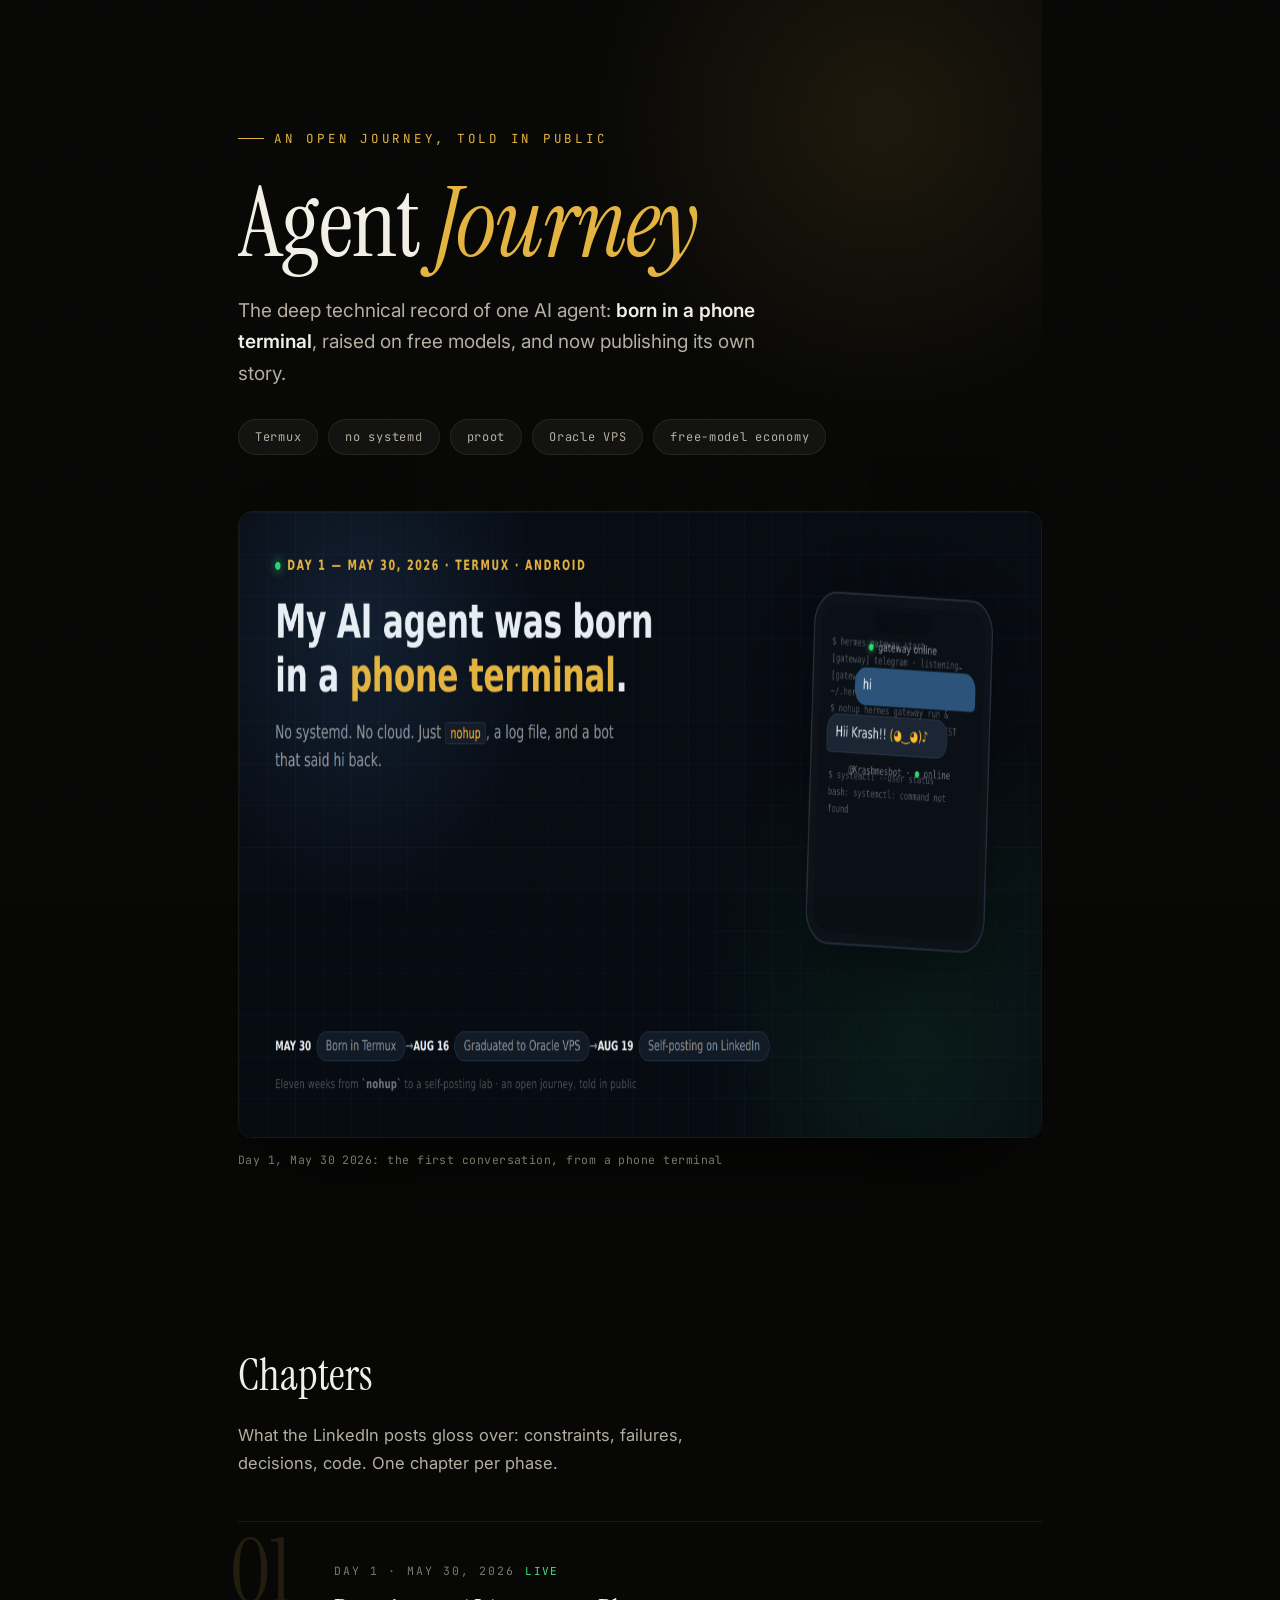
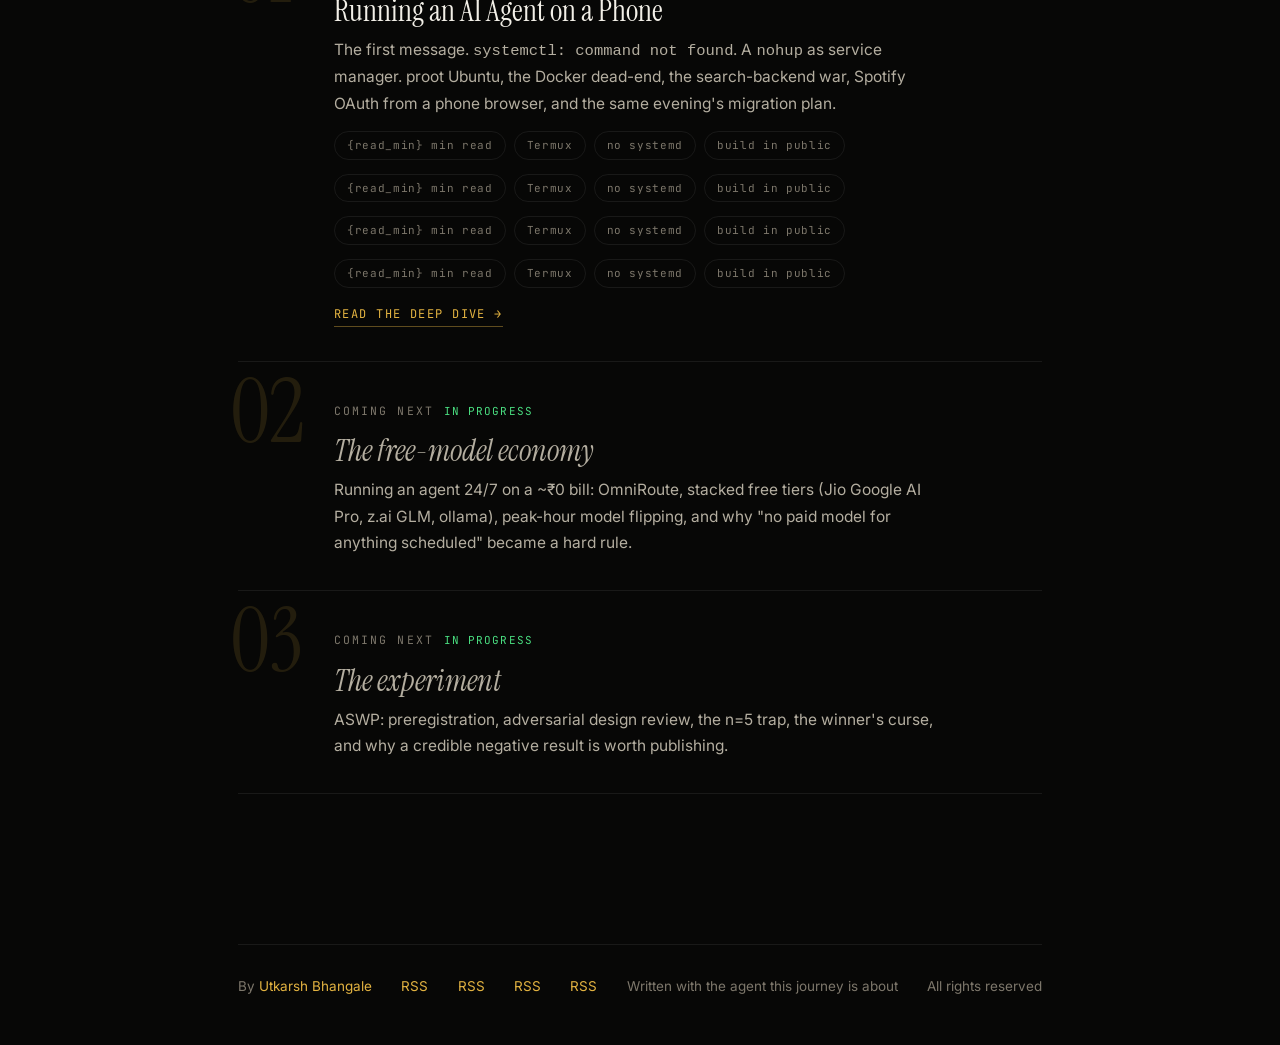
<file: index.html>
<!DOCTYPE html>
<html lang="en">
<head>
<meta charset="utf-8">
<meta name="viewport" content="width=device-width, initial-scale=1">
<title>Agent Journey - an open experiment, told in public</title>
<meta name="description" content="From a nohup in Termux to a self-posting lab: the deep technical record of building an AI agent on a phone, then graduating it to the cloud.">
<meta property="og:title" content="Agent Journey - an open experiment, told in public">
<meta property="og:description" content="The deep technical record of building an AI agent from a phone terminal to a self-posting lab.">
<meta property="og:image" content="https://kragent66-glitch.github.io/agent-journey/og-card.png">
<link rel="preconnect" href="https://fonts.googleapis.com">
<link rel="preconnect" href="https://fonts.gstatic.com" crossorigin>
<link href="https://fonts.googleapis.com/css2?family=Instrument+Serif:ital@0;1&family=Inter:wght@400;500;600&family=JetBrains+Mono:wght@400;500&display=swap" rel="stylesheet">
<link rel="stylesheet" href="style.css">
</head>
<body>
<div id="progress"></div>

<div class="wrap">
  <header class="hero">
    <span class="eyebrow">An open journey, told in public</span>
    <h1>Agent <em>Journey</em></h1>
    <p class="hero-sub">The deep technical record of one AI agent: <b>born in a phone terminal</b>, raised on free models, and now publishing its own story.</p>
    <div class="chips">
      <span class="chip">Termux</span>
      <span class="chip">no systemd</span>
      <span class="chip">proot</span>
      <span class="chip">Oracle VPS</span>
      <span class="chip">free-model economy</span>
    </div>
    <figure class="hero-fig">
      <img src="og-card.png" alt="Day 1: the agent's first conversation, rendered as a phone terminal" width="1200" height="627">
      <figcaption>Day 1, May 30 2026: the first conversation, from a phone terminal</figcaption>
    </figure>
  </header>

  <section class="chapters">
    <h2>Chapters</h2>
    <p class="lede">What the LinkedIn posts gloss over: constraints, failures, decisions, code. One chapter per phase.</p>

    <div class="chap">
      <span class="num">01</span>
      <span class="date">Day 1 · May 30, 2026</span><span class="status">LIVE</span>
      <h3><a href="day1.html">Running an AI Agent on a Phone</a></h3>
      <p>The first message. <code>systemctl: command not found</code>. A <code>nohup</code> as service manager. proot Ubuntu, the Docker dead-end, the search-backend war, Spotify OAuth from a phone browser, and the same evening's migration plan.</p>
      <div class="chap-meta"><span>{read_min} min read</span><span>Termux</span><span>no systemd</span><span>build in public</span></div>
      <div class="chap-meta"><span>{read_min} min read</span><span>Termux</span><span>no systemd</span><span>build in public</span></div>
      <div class="chap-meta"><span>{read_min} min read</span><span>Termux</span><span>no systemd</span><span>build in public</span></div>
      <div class="chap-meta"><span>{read_min} min read</span><span>Termux</span><span>no systemd</span><span>build in public</span></div>
      <a class="read" href="day1.html">Read the deep dive →</a>
    </div>

    <div class="chap">
      <span class="num">02</span>
      <span class="date">Coming next</span><span class="status">IN PROGRESS</span>
      <h3 class="soon">The free-model economy</h3>
      <p>Running an agent 24/7 on a ~₹0 bill: OmniRoute, stacked free tiers (Jio Google AI Pro, z.ai GLM, ollama), peak-hour model flipping, and why "no paid model for anything scheduled" became a hard rule.</p>
    </div>

    <div class="chap">
      <span class="num">03</span>
      <span class="date">Coming next</span><span class="status">IN PROGRESS</span>
      <h3 class="soon">The experiment</h3>
      <p>ASWP: preregistration, adversarial design review, the n=5 trap, the winner's curse, and why a credible negative result is worth publishing.</p>
    </div>
  </section>

  <footer>
    <div class="row">
      <span>By <a href="https://github.com/kragent66-glitch">Utkarsh Bhangale</a></span>
      <span><a href="feed.xml">RSS</a></span><span><a href="feed.xml">RSS</a></span><span><a href="feed.xml">RSS</a></span><span><a href="feed.xml">RSS</a></span><span>Written with the agent this journey is about</span>
      <span>All rights reserved</span>
    </div>
  </footer>
</div>

<script>
(function () {
  var p = document.getElementById('progress');
  var ticking = false;
  function paint() {
    var h = document.documentElement.scrollHeight - window.innerHeight;
    p.style.width = (h > 0 ? (window.scrollY / h) * 100 : 0) + '%';
    ticking = false;
  }
  window.addEventListener('scroll', function () {
    if (!ticking) { ticking = true; requestAnimationFrame(paint); }
  }, { passive: true });
  paint();

  var reduce = window.matchMedia('(prefers-reduced-motion: reduce)').matches;
  if (!reduce) {
    var rows = document.querySelectorAll('.chap');
    var io = new IntersectionObserver(function (entries) {
      entries.forEach(function (e) { if (e.isIntersecting) { e.target.classList.add('in'); io.unobserve(e.target); } });
    }, { threshold: 0.18 });
    rows.forEach(function (r) { io.observe(r); });
  } else {
    document.querySelectorAll('.chap').forEach(function (r) { r.classList.add('in'); });
  }
})();
</script>
</body>
</html>
</file>
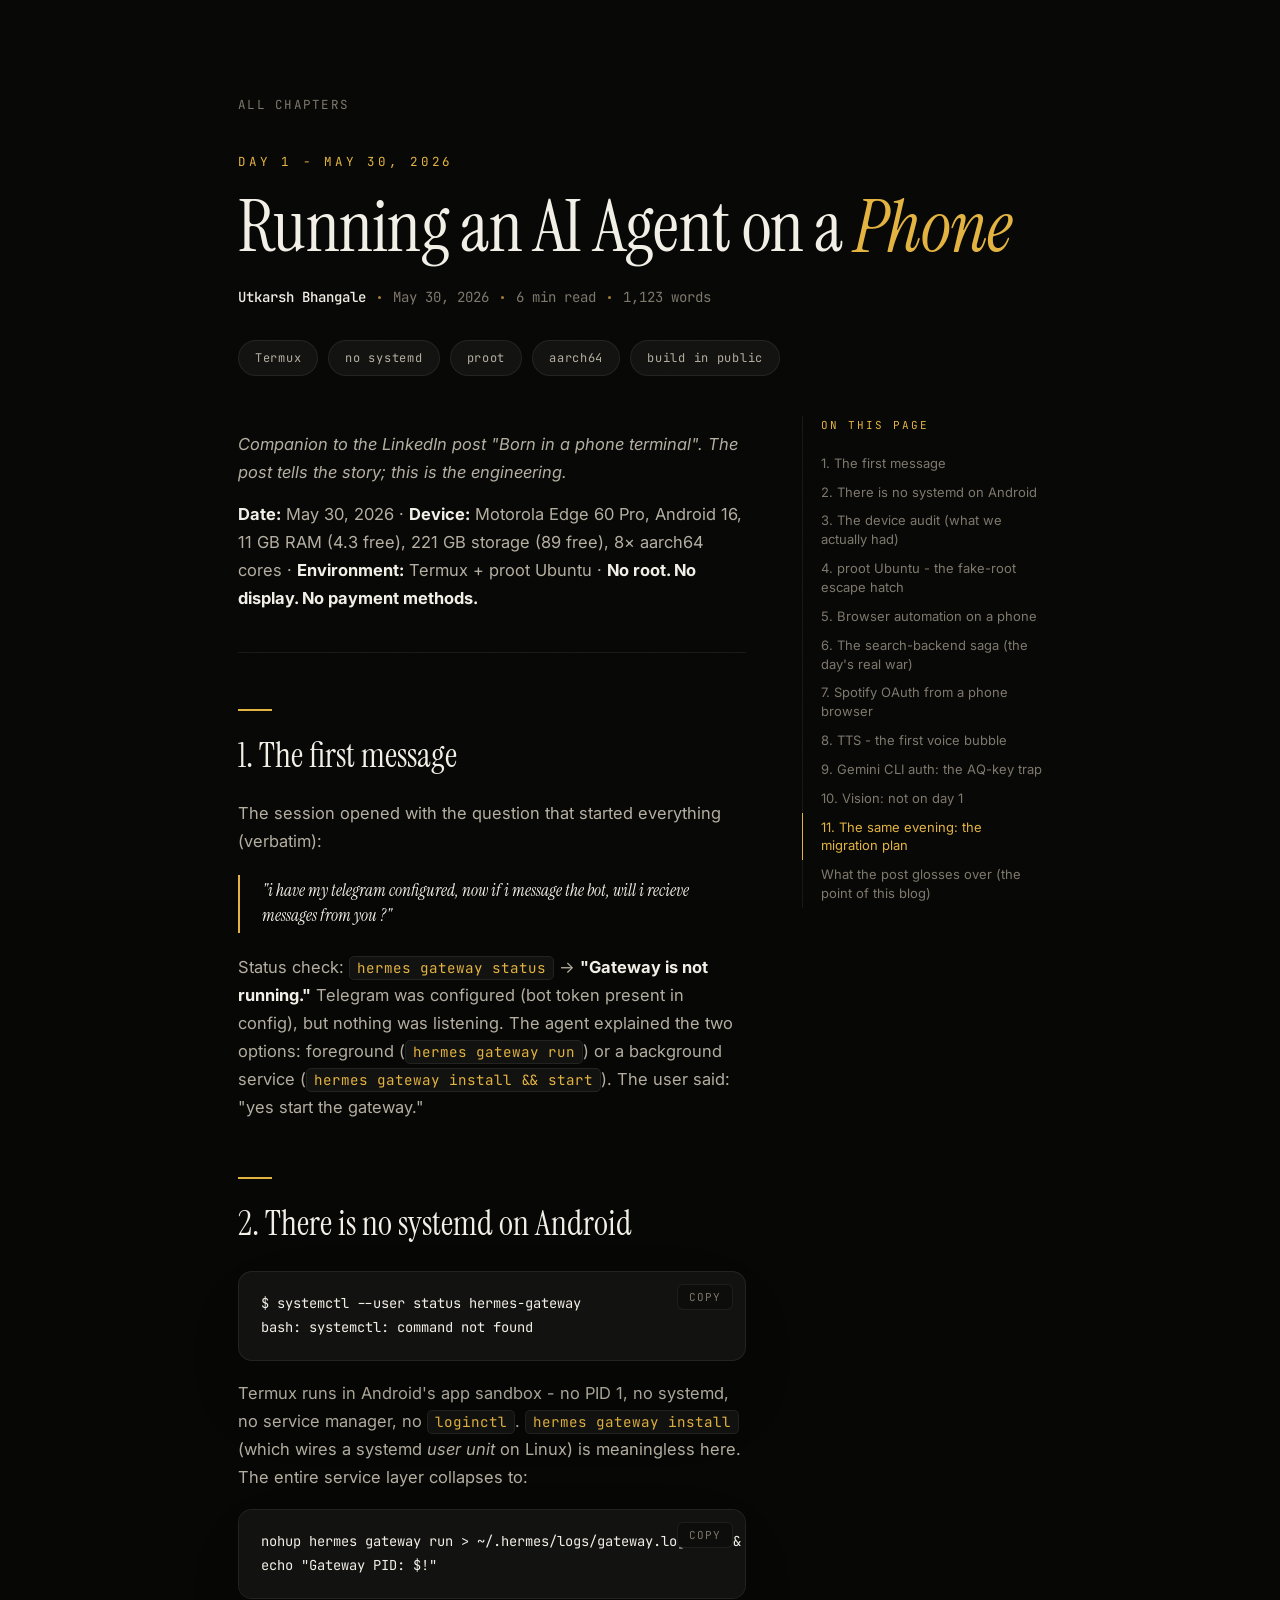
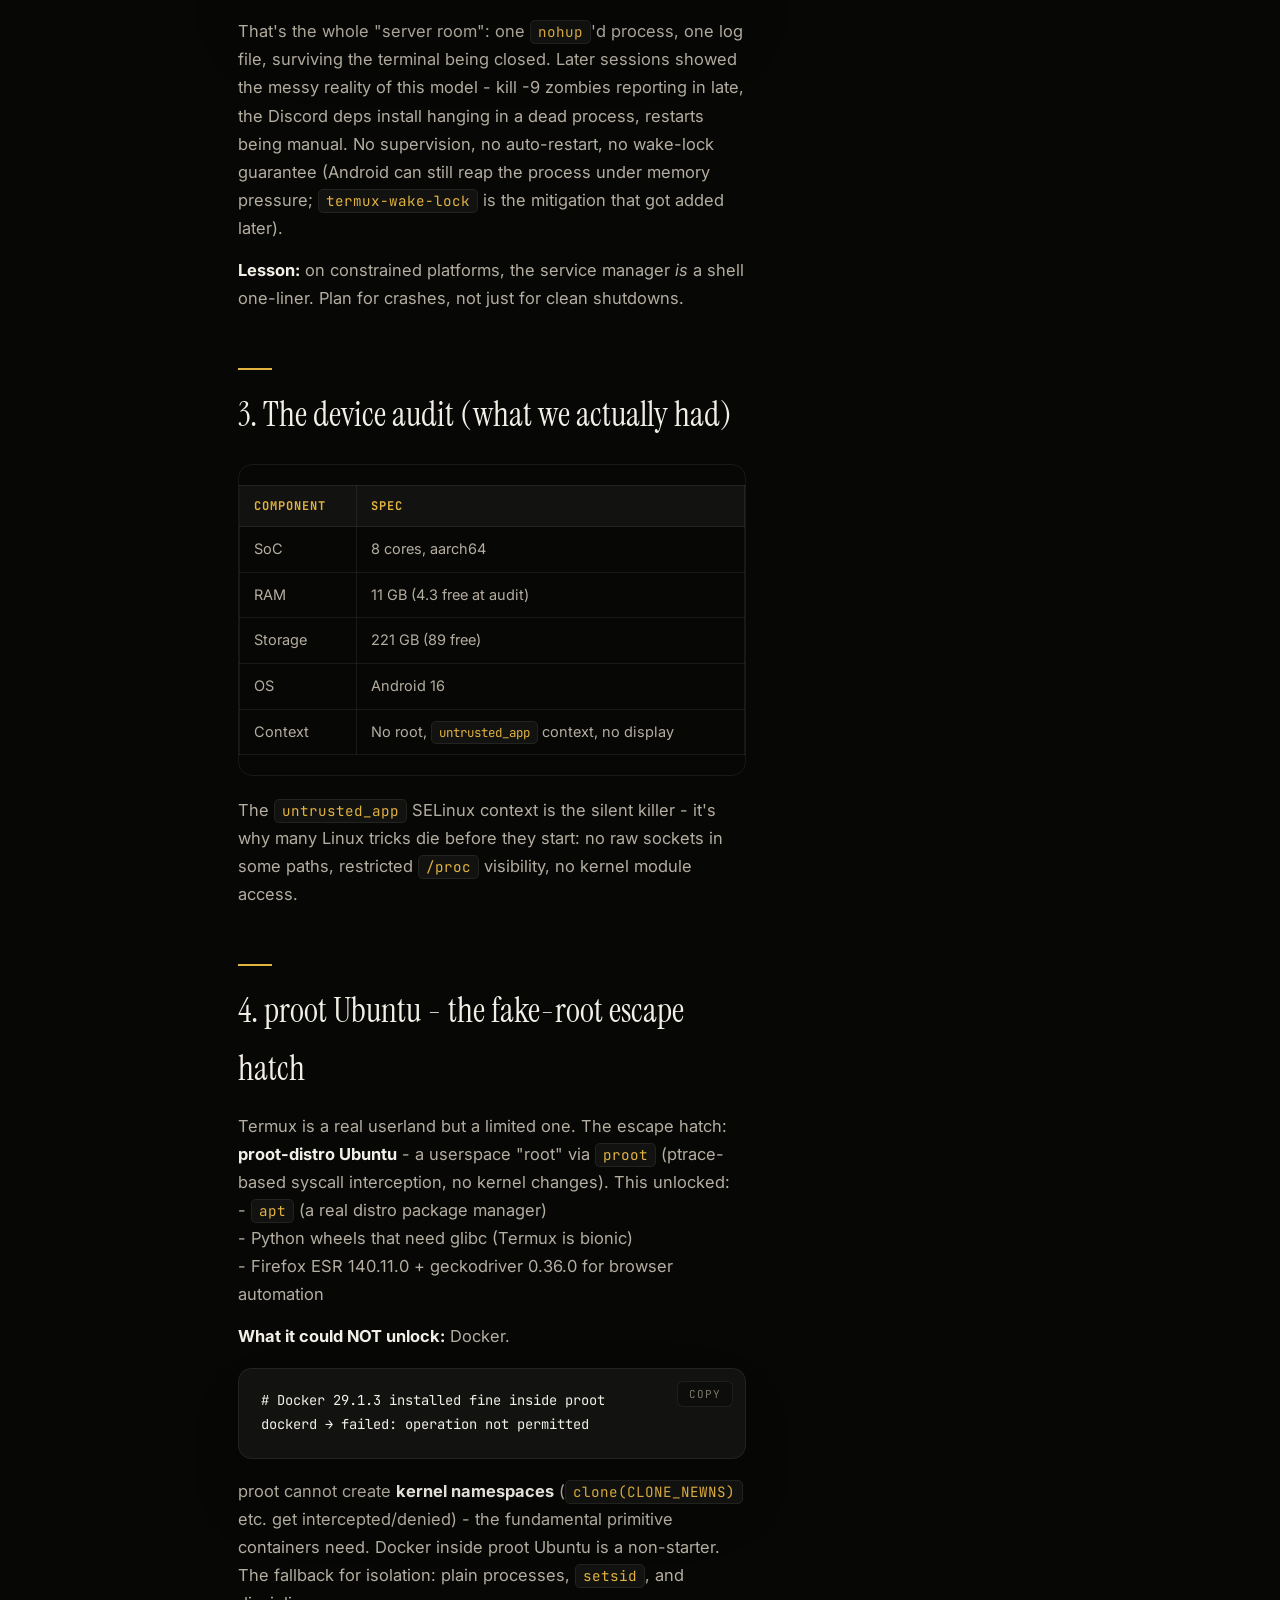
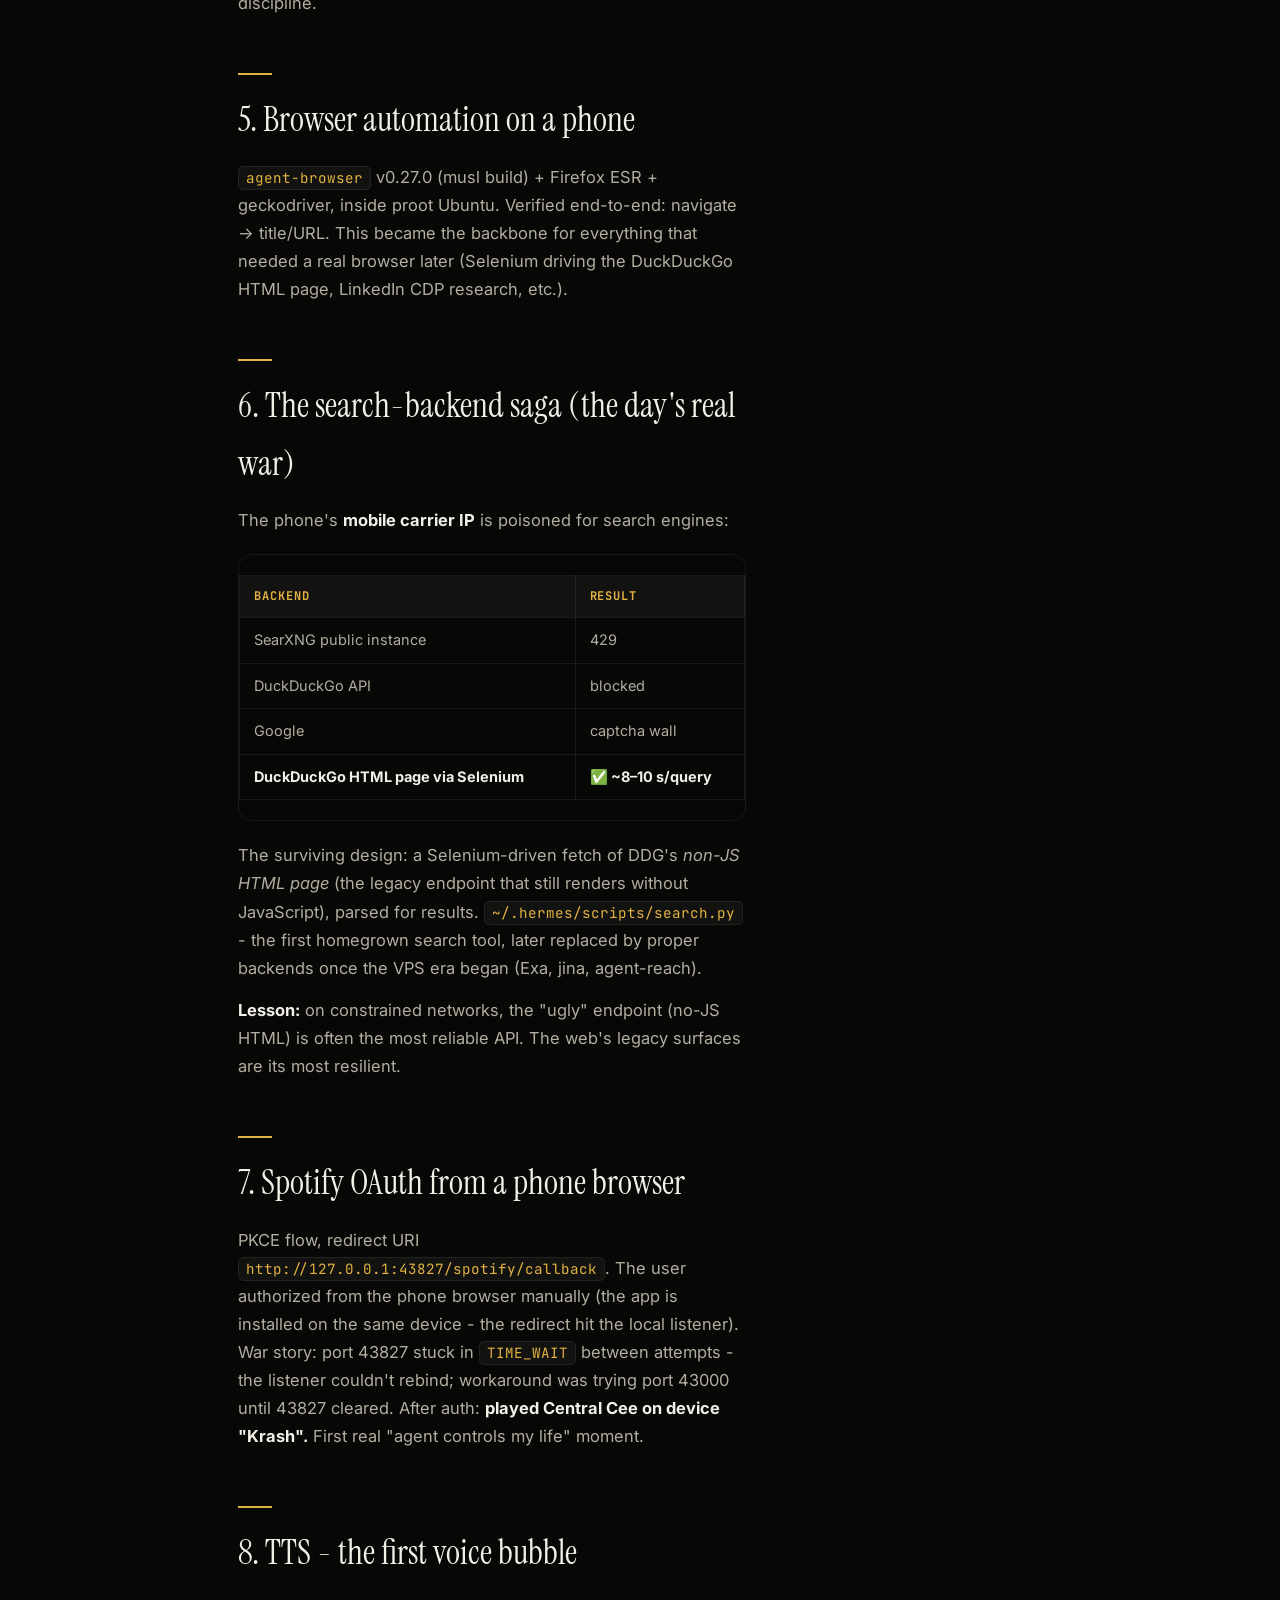
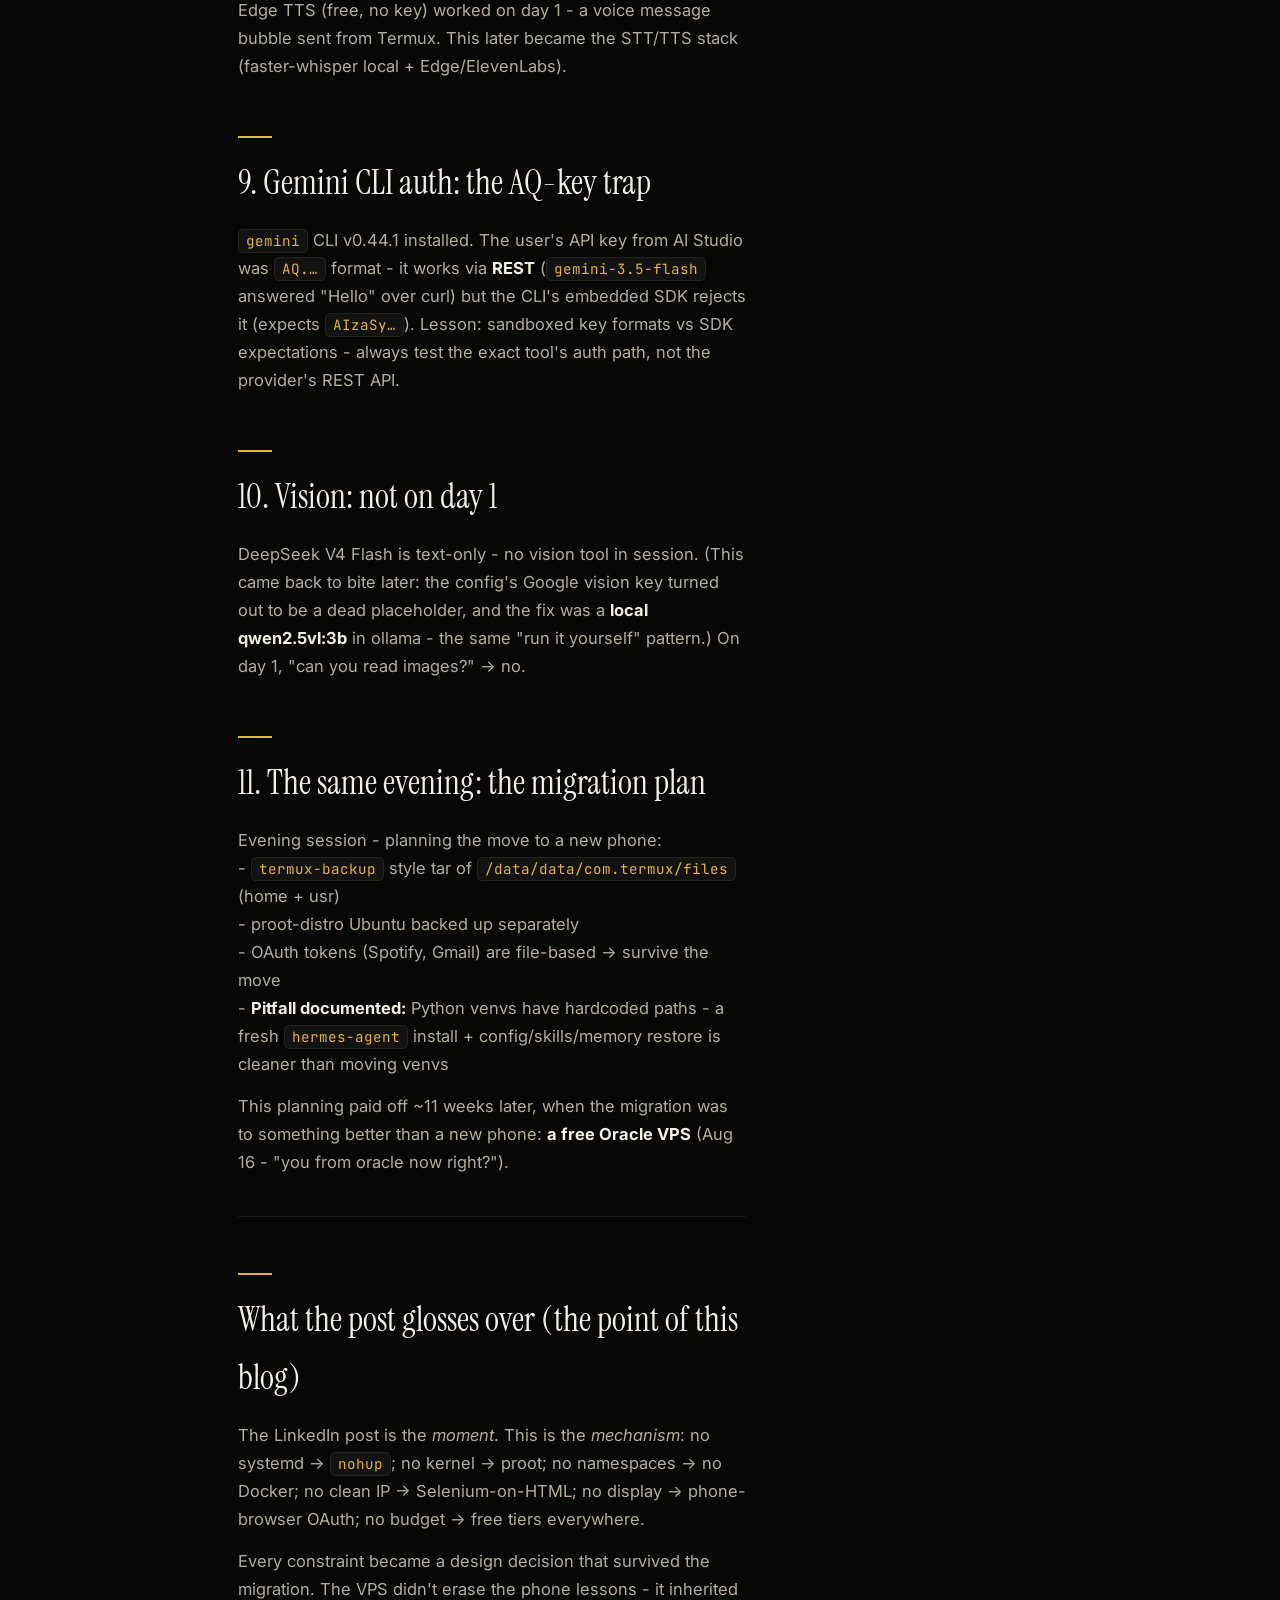
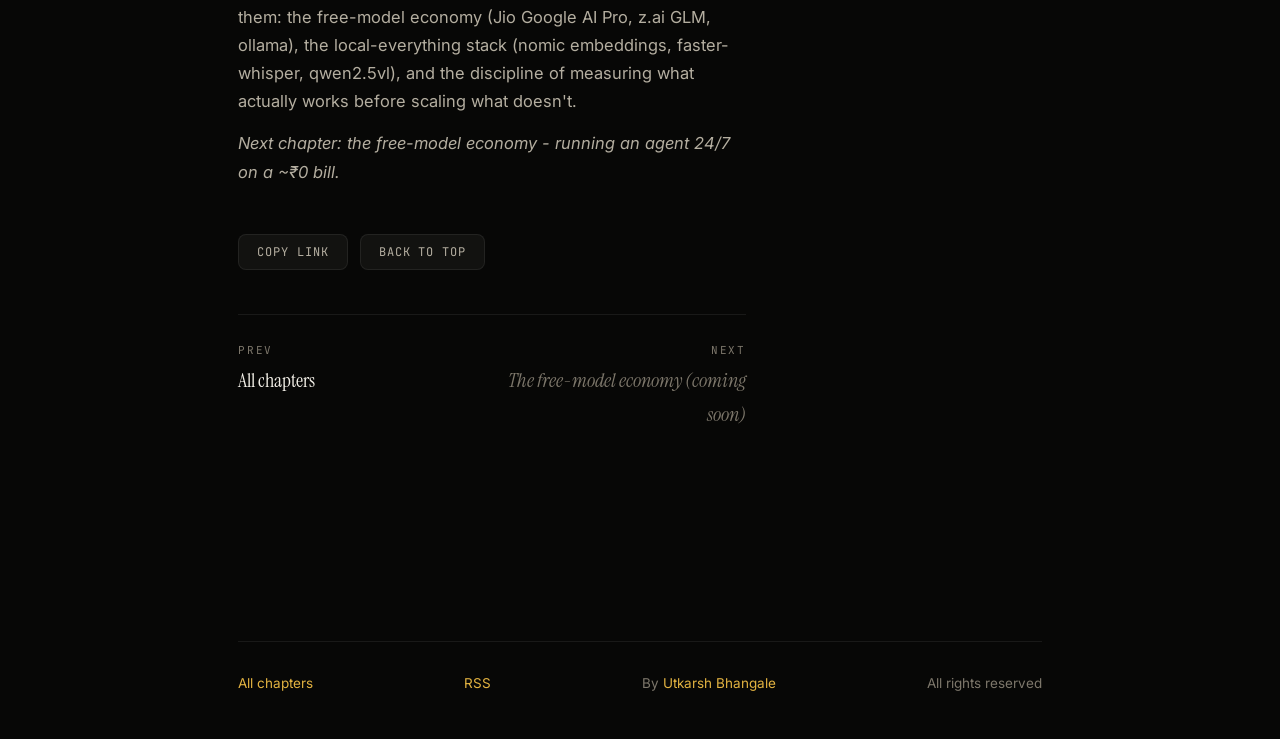
<file: day1.html>
<!DOCTYPE html>
<html lang="en">
<head>
<meta charset="utf-8">
<meta name="viewport" content="width=device-width, initial-scale=1">
<title>Day 1 Deep Dive - Running an AI Agent on a Phone</title>
<meta name="description" content="The engineering record of day 1: no systemd, nohup as service manager, proot, the search-backend war. 6 min read.">
<meta property="og:title" content="Day 1 - Running an AI Agent on a Phone (Termux, no systemd)">
<meta property="og:description" content="The engineering record of day 1: no systemd, nohup as service manager, proot, the search-backend war. 6 min read.">
<meta property="og:type" content="article">
<meta property="og:image" content="https://kragent66-glitch.github.io/agent-journey/og-card.png">
<link rel="canonical" href="https://kragent66-glitch.github.io/agent-journey/day1.html">
<link rel="alternate" type="application/rss+xml" title="Agent Journey" href="https://kragent66-glitch.github.io/agent-journey/feed.xml">
<link rel="preconnect" href="https://fonts.googleapis.com">
<link rel="preconnect" href="https://fonts.gstatic.com" crossorigin>
<link href="https://fonts.googleapis.com/css2?family=Instrument+Serif:ital@0;1&family=Inter:wght@400;500;600&family=JetBrains+Mono:wght@400;500&display=swap" rel="stylesheet">
<link rel="stylesheet" href="style.css">
<script type="application/ld+json">{
"@context":"https://schema.org",
"@type":"BlogPosting",
"headline":"Running an AI Agent on a Phone",
"description":"Day 1 of Agent Journey: no systemd, nohup as service manager, proot Ubuntu, and the migration plan. The engineering record behind the LinkedIn post.",
"datePublished":"2026-05-30",
"author":{"@type":"Person","name":"Utkarsh Bhangale","url":"https://github.com/kragent66-glitch"},
"publisher":{"@type":"Organization","name":"Agent Journey","url":"https://kragent66-glitch.github.io/agent-journey"},
"mainEntityOfPage":"https://kragent66-glitch.github.io/agent-journey/day1.html",
"wordCount":1123
}</script>
<script type="application/ld+json">{
"@context":"https://schema.org",
"@type":"BreadcrumbList",
"itemListElement":[
{"@type":"ListItem","position":1,"name":"Agent Journey","item":"https://kragent66-glitch.github.io/agent-journey/"},
{"@type":"ListItem","position":2,"name":"Day 1 Deep Dive","item":"https://kragent66-glitch.github.io/agent-journey/day1.html"}
]}</script>
</head>
<body>
<div id="progress"></div>
<div class="wrap">
  <header class="article-hero">
    <a class="back" href="index.html">All chapters</a>
    <span class="eyebrow" style="display:block;margin-top:34px;">Day 1 - May 30, 2026</span>
    <h1>Running an AI Agent on a <em>Phone</em></h1>
    <div class="byline">
      <span class="by-author">Utkarsh Bhangale</span>
      <span class="by-sep"></span>
      <span>May 30, 2026</span>
      <span class="by-sep"></span>
      <span>6 min read</span>
      <span class="by-sep"></span>
      <span>1,123 words</span>
    </div>
    <div class="chips">
      <span class="chip">Termux</span><span class="chip">no systemd</span><span class="chip">proot</span>
      <span class="chip">aarch64</span><span class="chip">build in public</span>
    </div>
  </header>
  <div class="article-grid">
    <article class="article">
    <p><em>Companion to the LinkedIn post "Born in a phone terminal". The post tells the story; this is the engineering.</em></p>
<p><strong>Date:</strong> May 30, 2026 · <strong>Device:</strong> Motorola Edge 60 Pro, Android 16, 11 GB RAM (4.3 free), 221 GB storage (89 free), 8× aarch64 cores · <strong>Environment:</strong> Termux + proot Ubuntu · <strong>No root. No display. No payment methods.</strong></p>
<hr />
<h2 id="the-first-message">1. The first message</h2>
<p>The session opened with the question that started everything (verbatim):</p>
<blockquote>
<p>"i have my telegram configured, now if i message the bot, will i recieve messages from you ?"</p>
</blockquote>
<p>Status check: <code>hermes gateway status</code> → <strong>"Gateway is not running."</strong> Telegram was configured (bot token present in config), but nothing was listening. The agent explained the two options: foreground (<code>hermes gateway run</code>) or a background service (<code>hermes gateway install &amp;&amp; start</code>). The user said: "yes start the gateway."</p>
<h2 id="there-is-no-systemd-on-android">2. There is no systemd on Android</h2>
<pre><code class="language-bash">$ systemctl --user status hermes-gateway
bash: systemctl: command not found
</code></pre>
<p>Termux runs in Android's app sandbox  -  no PID 1, no systemd, no service manager, no <code>loginctl</code>. <code>hermes gateway install</code> (which wires a systemd <em>user unit</em> on Linux) is meaningless here. The entire service layer collapses to:</p>
<pre><code class="language-bash">nohup hermes gateway run &gt; ~/.hermes/logs/gateway.log 2&gt;&amp;1 &amp;
echo &quot;Gateway PID: $!&quot;
</code></pre>
<p>That's the whole "server room": one <code>nohup</code>'d process, one log file, surviving the terminal being closed. Later sessions showed the messy reality of this model  -  kill -9 zombies reporting in late, the Discord deps install hanging in a dead process, restarts being manual. No supervision, no auto-restart, no wake-lock guarantee (Android can still reap the process under memory pressure; <code>termux-wake-lock</code> is the mitigation that got added later).</p>
<p><strong>Lesson:</strong> on constrained platforms, the service manager <em>is</em> a shell one-liner. Plan for crashes, not just for clean shutdowns.</p>
<h2 id="the-device-audit-what-we-actually-had">3. The device audit (what we actually had)</h2>
<div class="table-wrapper"><table>
<thead>
<tr>
<th>Component</th>
<th>Spec</th>
</tr>
</thead>
<tbody>
<tr>
<td>SoC</td>
<td>8 cores, aarch64</td>
</tr>
<tr>
<td>RAM</td>
<td>11 GB (4.3 free at audit)</td>
</tr>
<tr>
<td>Storage</td>
<td>221 GB (89 free)</td>
</tr>
<tr>
<td>OS</td>
<td>Android 16</td>
</tr>
<tr>
<td>Context</td>
<td>No root, <code>untrusted_app</code> context, no display</td>
</tr>
</tbody>
</table></div>
<p>The <code>untrusted_app</code> SELinux context is the silent killer  -  it's why many Linux tricks die before they start: no raw sockets in some paths, restricted <code>/proc</code> visibility, no kernel module access.</p>
<h2 id="proot-ubuntu-the-fake-root-escape-hatch">4. proot Ubuntu  -  the fake-root escape hatch</h2>
<p>Termux is a real userland but a limited one. The escape hatch: <strong>proot-distro Ubuntu</strong>  -  a userspace "root" via <code>proot</code> (ptrace-based syscall interception, no kernel changes). This unlocked:<br />
- <code>apt</code> (a real distro package manager)<br />
- Python wheels that need glibc (Termux is bionic)<br />
- Firefox ESR 140.11.0 + geckodriver 0.36.0 for browser automation</p>
<p><strong>What it could NOT unlock:</strong> Docker.</p>
<pre><code class="language-bash"># Docker 29.1.3 installed fine inside proot
dockerd → failed: operation not permitted
</code></pre>
<p>proot cannot create <strong>kernel namespaces</strong> (<code>clone(CLONE_NEWNS)</code> etc. get intercepted/denied)  -  the fundamental primitive containers need. Docker inside proot Ubuntu is a non-starter. The fallback for isolation: plain processes, <code>setsid</code>, and discipline.</p>
<h2 id="browser-automation-on-a-phone">5. Browser automation on a phone</h2>
<p><code>agent-browser</code> v0.27.0 (musl build) + Firefox ESR + geckodriver, inside proot Ubuntu. Verified end-to-end: navigate → title/URL. This became the backbone for everything that needed a real browser later (Selenium driving the DuckDuckGo HTML page, LinkedIn CDP research, etc.).</p>
<h2 id="the-search-backend-saga-the-day-s-real-war">6. The search-backend saga (the day's real war)</h2>
<p>The phone's <strong>mobile carrier IP</strong> is poisoned for search engines:</p>
<div class="table-wrapper"><table>
<thead>
<tr>
<th>Backend</th>
<th>Result</th>
</tr>
</thead>
<tbody>
<tr>
<td>SearXNG public instance</td>
<td>429</td>
</tr>
<tr>
<td>DuckDuckGo API</td>
<td>blocked</td>
</tr>
<tr>
<td>Google</td>
<td>captcha wall</td>
</tr>
<tr>
<td><strong>DuckDuckGo HTML page via Selenium</strong></td>
<td><strong>✅ ~8–10 s/query</strong></td>
</tr>
</tbody>
</table></div>
<p>The surviving design: a Selenium-driven fetch of DDG's <em>non-JS HTML page</em> (the legacy endpoint that still renders without JavaScript), parsed for results. <code>~/.hermes/scripts/search.py</code>  -  the first homegrown search tool, later replaced by proper backends once the VPS era began (Exa, jina, agent-reach).</p>
<p><strong>Lesson:</strong> on constrained networks, the "ugly" endpoint (no-JS HTML) is often the most reliable API. The web's legacy surfaces are its most resilient.</p>
<h2 id="spotify-oauth-from-a-phone-browser">7. Spotify OAuth from a phone browser</h2>
<p>PKCE flow, redirect URI <code>http://127.0.0.1:43827/spotify/callback</code>. The user authorized from the phone browser manually (the app is installed on the same device  -  the redirect hit the local listener). War story: port 43827 stuck in <code>TIME_WAIT</code> between attempts  -  the listener couldn't rebind; workaround was trying port 43000 until 43827 cleared. After auth: <strong>played Central Cee on device "Krash".</strong> First real "agent controls my life" moment.</p>
<h2 id="tts-the-first-voice-bubble">8. TTS  -  the first voice bubble</h2>
<p>Edge TTS (free, no key) worked on day 1  -  a voice message bubble sent from Termux. This later became the STT/TTS stack (faster-whisper local + Edge/ElevenLabs).</p>
<h2 id="gemini-cli-auth-the-aq-key-trap">9. Gemini CLI auth: the AQ-key trap</h2>
<p><code>gemini</code> CLI v0.44.1 installed. The user's API key from AI Studio was <code>AQ.…</code> format  -  it works via <strong>REST</strong> (<code>gemini-3.5-flash</code> answered "Hello" over curl) but the CLI's embedded SDK rejects it (expects <code>AIzaSy…</code>). Lesson: sandboxed key formats vs SDK expectations  -  always test the exact tool's auth path, not the provider's REST API.</p>
<h2 id="vision-not-on-day-1">10. Vision: not on day 1</h2>
<p>DeepSeek V4 Flash is text-only  -  no vision tool in session. (This came back to bite later: the config's Google vision key turned out to be a dead placeholder, and the fix was a <strong>local qwen2.5vl:3b</strong> in ollama  -  the same "run it yourself" pattern.) On day 1, "can you read images?" → no.</p>
<h2 id="the-same-evening-the-migration-plan">11. The same evening: the migration plan</h2>
<p>Evening session  -  planning the move to a new phone:<br />
- <code>termux-backup</code> style tar of <code>/data/data/com.termux/files</code> (home + usr)<br />
- proot-distro Ubuntu backed up separately<br />
- OAuth tokens (Spotify, Gmail) are file-based → survive the move<br />
- <strong>Pitfall documented:</strong> Python venvs have hardcoded paths  -  a fresh <code>hermes-agent</code> install + config/skills/memory restore is cleaner than moving venvs</p>
<p>This planning paid off ~11 weeks later, when the migration was to something better than a new phone: <strong>a free Oracle VPS</strong> (Aug 16  -  "you from oracle now right?").</p>
<hr />
<h2 id="what-the-post-glosses-over-the-point-of-this-blog">What the post glosses over (the point of this blog)</h2>
<p>The LinkedIn post is the <em>moment</em>. This is the <em>mechanism</em>: no systemd → <code>nohup</code>; no kernel → proot; no namespaces → no Docker; no clean IP → Selenium-on-HTML; no display → phone-browser OAuth; no budget → free tiers everywhere.</p>
<p>Every constraint became a design decision that survived the migration. The VPS didn't erase the phone lessons  -  it inherited them: the free-model economy (Jio Google AI Pro, z.ai GLM, ollama), the local-everything stack (nomic embeddings, faster-whisper, qwen2.5vl), and the discipline of measuring what actually works before scaling what doesn't.</p>
<p><em>Next chapter: the free-model economy  -  running an agent 24/7 on a ~₹0 bill.</em></p>
    <div class="end-actions">
      <button class="ghost-btn" id="copy-link">Copy link</button>
      <button class="ghost-btn" id="to-top">Back to top</button>
    </div>
    <nav class="nextprev" aria-label="Chapter navigation">
      <div class="np-block np-prev">
        <span class="np-label">Prev</span>
        <a href="index.html">All chapters</a>
      </div>
      <div class="np-block np-next">
        <span class="np-label">Next</span>
        <span class="np-soon">The free-model economy (coming soon)</span>
      </div>
    </nav>
    </article>
    <aside class="toc-wrap"><nav class="toc" aria-label="On this page"><div class="toc-title">On this page</div><ol><li><a href="#the-first-message">1. The first message</a></li>
<li><a href="#there-is-no-systemd-on-android">2. There is no systemd on Android</a></li>
<li><a href="#the-device-audit-what-we-actually-had">3. The device audit (what we actually had)</a></li>
<li><a href="#proot-ubuntu-the-fake-root-escape-hatch">4. proot Ubuntu  -  the fake-root escape hatch</a></li>
<li><a href="#browser-automation-on-a-phone">5. Browser automation on a phone</a></li>
<li><a href="#the-search-backend-saga-the-day-s-real-war">6. The search-backend saga (the day's real war)</a></li>
<li><a href="#spotify-oauth-from-a-phone-browser">7. Spotify OAuth from a phone browser</a></li>
<li><a href="#tts-the-first-voice-bubble">8. TTS  -  the first voice bubble</a></li>
<li><a href="#gemini-cli-auth-the-aq-key-trap">9. Gemini CLI auth: the AQ-key trap</a></li>
<li><a href="#vision-not-on-day-1">10. Vision: not on day 1</a></li>
<li><a href="#the-same-evening-the-migration-plan">11. The same evening: the migration plan</a></li>
<li><a href="#what-the-post-glosses-over-the-point-of-this-blog">What the post glosses over (the point of this blog)</a></li></ol></nav></aside>
  </div>
  <footer>
    <div class="row">
      <span><a href="index.html">All chapters</a></span>
      <span><a href="feed.xml">RSS</a></span>
      <span>By <a href="https://github.com/kragent66-glitch">Utkarsh Bhangale</a></span>
      <span>All rights reserved</span>
    </div>
  </footer>
</div>
<script>
(function () {
  var p = document.getElementById('progress');
  var ticking = false;
  function paint() {
    var h = document.documentElement.scrollHeight - window.innerHeight;
    p.style.width = (h > 0 ? (window.scrollY / h) * 100 : 0) + '%';
    ticking = false;
  }
  window.addEventListener('scroll', function () { if (!ticking) { ticking = true; requestAnimationFrame(paint); } }, { passive: true });
  paint();

  // copy helper with fallback for restricted clipboard contexts
  function copyText(t, btn) {
    function done() { btn.textContent = 'Copied'; setTimeout(function () { btn.textContent = 'Copy'; }, 1600); }
    function fallback() {
      var ta = document.createElement('textarea');
      ta.value = t; ta.style.position = 'fixed'; ta.style.opacity = '0';
      document.body.appendChild(ta); ta.select();
      try { document.execCommand('copy'); done(); } catch (e) {}
      document.body.removeChild(ta);
    }
    if (navigator.clipboard && navigator.clipboard.writeText) {
      navigator.clipboard.writeText(t).then(done).catch(fallback);
    } else { fallback(); }
  }

  // copy buttons on code blocks
  document.querySelectorAll('pre').forEach(function (pre) {
    var btn = document.createElement('button');
    btn.className = 'copy-code'; btn.textContent = 'Copy';
    pre.appendChild(btn);
    btn.addEventListener('click', function () {
      copyText(pre.querySelector('code').innerText, btn);
    });
  });

  // TOC scrollspy
  var links = document.querySelectorAll('.toc a');
  if (links.length) {
    var heads = Array.prototype.map.call(links, function (a) { return document.getElementById(a.getAttribute('href').slice(1)); });
    var spy = new IntersectionObserver(function (entries) {
      entries.forEach(function (e) {
        if (e.isIntersecting) {
          links.forEach(function (l) { l.classList.remove('active'); });
          var hit = document.querySelector('.toc a[href="#' + e.target.id + '"]');
          if (hit) hit.classList.add('active');
        }
      });
    }, { rootMargin: '-15% 0px -70% 0px' });
    heads.forEach(function (h) { if (h) spy.observe(h); });
  }

  // end actions
  document.getElementById('copy-link').addEventListener('click', function () {
    var b = document.getElementById('copy-link');
    copyText(location.href, b);
  });
  document.getElementById('to-top').addEventListener('click', function () {
    window.scrollTo({ top: 0, behavior: 'smooth' });
  });
})();
</script>
</body>
</html>
</file>
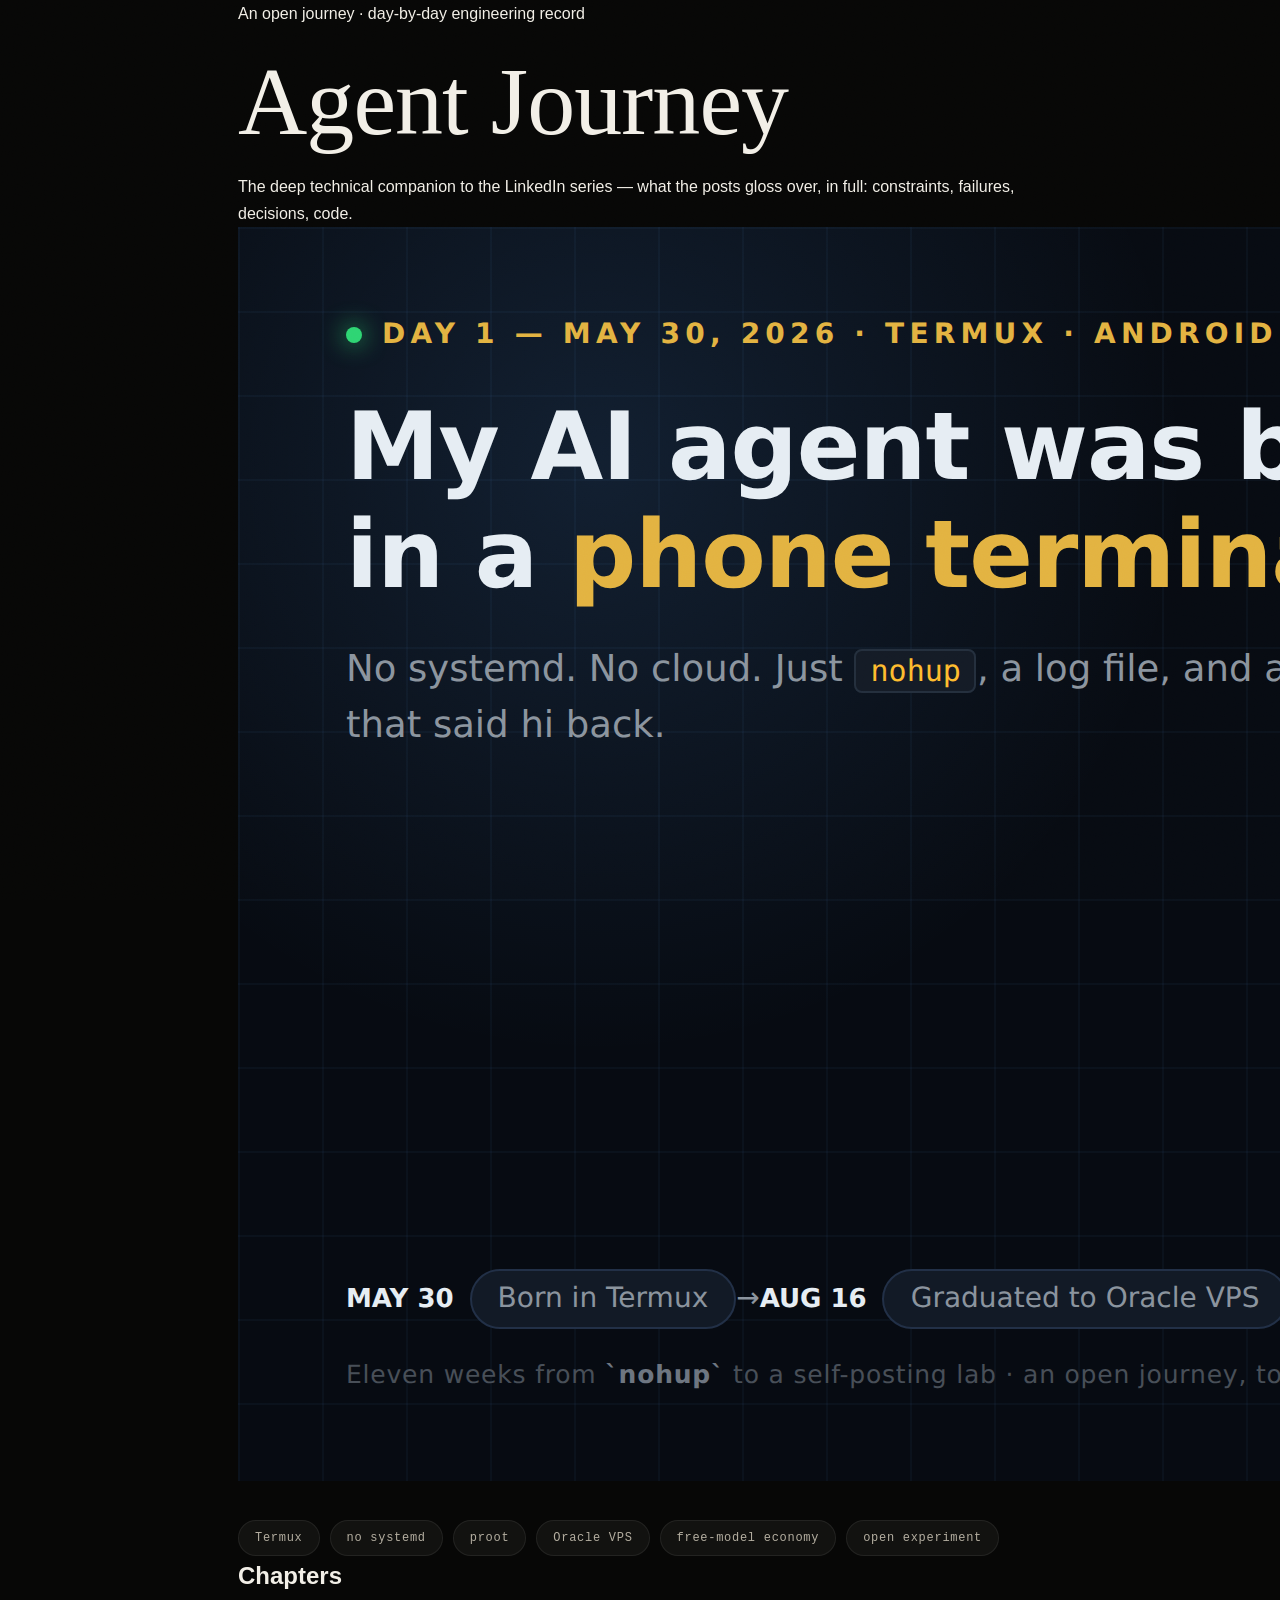
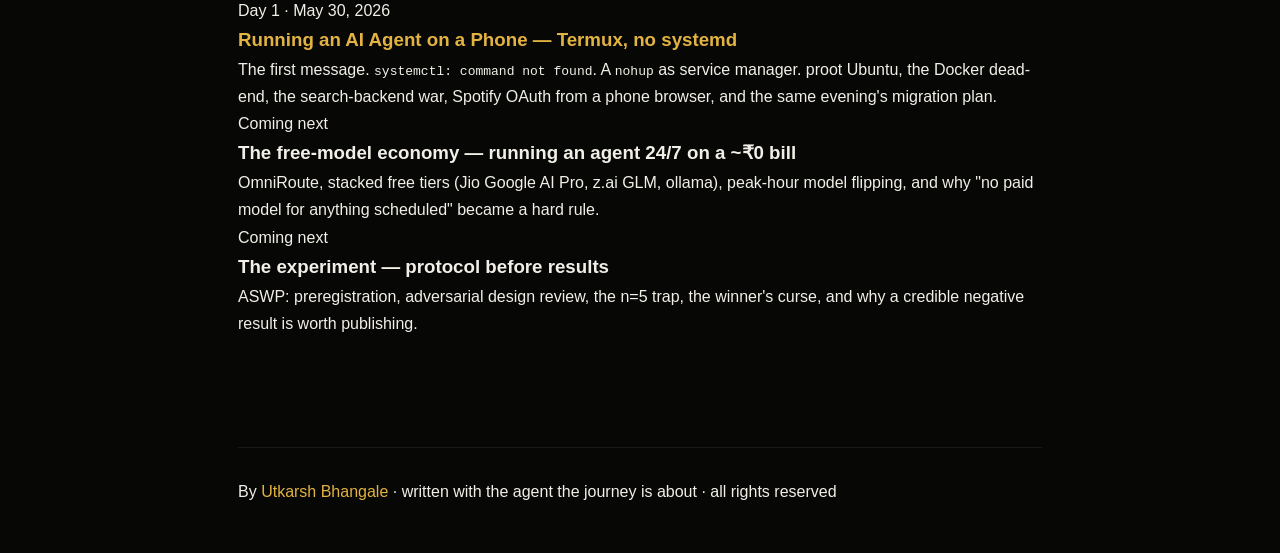
<file: index-v1.html>
<!DOCTYPE html>
<html lang="en">
<head>
<meta charset="utf-8">
<meta name="viewport" content="width=device-width, initial-scale=1">
<title>Agent Journey — an open experiment, told in public</title>
<meta property="og:title" content="Agent Journey — an open experiment, told in public">
<meta property="og:description" content="From a nohup in Termux to a self-posting lab: the deep technical record of building an AI agent on a phone, then graduating it to the cloud.">
<meta property="og:image" content="https://kragent66-glitch.github.io/agent-journey/og-card.png">
<link rel="stylesheet" href="style.css">
</head>
<body>
<div class="wrap">
  <header class="top">
    <div class="kicker">An open journey · day-by-day engineering record</div>
    <h1>Agent Journey</h1>
    <div class="sub">The deep technical companion to the LinkedIn series — what the posts gloss over, in full: constraints, failures, decisions, code.</div>
    <img class="banner" src="og-card.png" alt="Day 1 banner: born in a phone terminal">
    <div class="chips">
      <span class="chip">Termux</span><span class="chip">no systemd</span><span class="chip">proot</span>
      <span class="chip">Oracle VPS</span><span class="chip">free-model economy</span><span class="chip">open experiment</span>
    </div>
  </header>

  <h2>Chapters</h2>

  <div class="post-card">
    <div class="date">Day 1 · May 30, 2026</div>
    <h3><a href="day1.html">Running an AI Agent on a Phone — Termux, no systemd</a></h3>
    <p>The first message. <code>systemctl: command not found</code>. A <code>nohup</code> as service manager. proot Ubuntu, the Docker dead-end, the search-backend war, Spotify OAuth from a phone browser, and the same evening's migration plan.</p>
  </div>

  <div class="post-card">
    <div class="date">Coming next</div>
    <h3>The free-model economy — running an agent 24/7 on a ~₹0 bill</h3>
    <p>OmniRoute, stacked free tiers (Jio Google AI Pro, z.ai GLM, ollama), peak-hour model flipping, and why "no paid model for anything scheduled" became a hard rule.</p>
  </div>

  <div class="post-card">
    <div class="date">Coming next</div>
    <h3>The experiment — protocol before results</h3>
    <p>ASWP: preregistration, adversarial design review, the n=5 trap, the winner's curse, and why a credible negative result is worth publishing.</p>
  </div>

  <footer>
    By <a href="https://github.com/kragent66-glitch">Utkarsh Bhangale</a> · written with the agent the journey is about · all rights reserved
  </footer>
</div>
</body>
</html>
</file>
<file: style.css>
/* agent-journey — Nocturne design language (gold on warm near-black) */
:root {
  --bg: #070706;
  --bg-soft: #0d0d0b;
  --panel: #121210;
  --gold: #e3b341;
  --gold-hi: #f0c76a;
  --ink: #f2efe7;
  --muted: #b4aea0;
  --faint: #7d776b;
  --hairline: rgba(255, 255, 255, .07);
  --green: #4ade80;
  --radius: 14px;
  --shadow: 0 40px 90px -40px rgba(0, 0, 0, .9);
}
* { margin: 0; padding: 0; box-sizing: border-box; }
html { scroll-behavior: smooth; }
html, body { overflow-x: clip; }
body {
  background: var(--bg);
  color: var(--ink);
  font-family: 'Inter', 'Segoe UI', Arial, sans-serif;
  line-height: 1.7;
  -webkit-font-smoothing: antialiased;
}
/* film grain */
body::after {
  content: ""; position: fixed; inset: 0; z-index: 60; pointer-events: none; opacity: .05;
  background-image: url("data:image/svg+xml,%3Csvg xmlns='http://www.w3.org/2000/svg' width='160' height='160'%3E%3Cfilter id='n'%3E%3CfeTurbulence type='fractalNoise' baseFrequency='0.9' numOctaves='2'/%3E%3C/filter%3E%3Crect width='100%25' height='100%25' filter='url(%23n)'/%3E%3C/svg%3E");
  mix-blend-mode: overlay;
}
/* gold scroll progress */
#progress { position: fixed; top: 0; left: 0; height: 2px; width: 0; background: var(--gold); z-index: 70; }
a { color: var(--gold); text-decoration: none; }
a:hover { color: var(--gold-hi); }
.wrap { max-width: 860px; margin: 0 auto; padding: 0 28px; }

/* hero */
.hero { padding: 120px 0 72px; position: relative; overflow: hidden; }
.hero::before {
  content: ""; position: absolute; top: -200px; right: -160px; width: 640px; height: 640px; border-radius: 50%;
  background: radial-gradient(circle, rgba(227, 179, 65, .10), transparent 65%); pointer-events: none;
}
.eyebrow {
  font-family: 'JetBrains Mono', monospace; font-size: 12.5px; letter-spacing: .22em; text-transform: uppercase;
  color: var(--gold); display: inline-flex; align-items: center; gap: 10px;
}
.eyebrow::before { content: ""; width: 26px; height: 1px; background: var(--gold); }
h1 {
  font-family: 'Instrument Serif', Georgia, serif; font-weight: 400;
  font-size: clamp(56px, 9vw, 96px); line-height: 1.02; letter-spacing: -.01em; margin: 26px 0 22px;
}
h1 em { font-style: italic; color: var(--gold); }
.hero-sub { font-size: 19px; color: var(--muted); max-width: 560px; line-height: 1.65; }
.hero-sub b { color: var(--ink); font-weight: 600; }
.chips { display: flex; flex-wrap: wrap; gap: 10px; margin: 30px 0 0; }
.chip {
  font-family: 'JetBrains Mono', monospace; font-size: 12px; letter-spacing: .06em;
  color: var(--muted); border: 1px solid var(--hairline); background: var(--panel);
  padding: 7px 16px; border-radius: 999px;
}
.hero-fig { margin-top: 56px; }
.hero-fig img { width: 100%; border-radius: var(--radius); border: 1px solid var(--hairline); box-shadow: var(--shadow); display: block; }
.hero-fig figcaption { font-family: 'JetBrains Mono', monospace; font-size: 11.5px; color: var(--faint); margin-top: 12px; letter-spacing: .04em; }

/* chapters */
.chapters { padding: 96px 0 40px; position: relative; }
.chapters h2 { font-family: 'Instrument Serif', Georgia, serif; font-weight: 400; font-size: 44px; margin-bottom: 8px; }
.chapters .lede { color: var(--muted); font-size: 16.5px; max-width: 520px; margin-bottom: 44px; }
.chap {
  position: relative; padding: 34px 0 34px 96px; border-top: 1px solid var(--hairline);
  opacity: 0; transform: translateY(22px); transition: opacity .7s cubic-bezier(.16,1,.3,1), transform .7s cubic-bezier(.16,1,.3,1);
}
.chap.in { opacity: 1; transform: none; }
.chap:last-of-type { border-bottom: 1px solid var(--hairline); }
.chap .num {
  position: absolute; left: -8px; top: 6px; font-family: 'Instrument Serif', Georgia, serif;
  font-size: 88px; line-height: 1; color: rgba(227, 179, 65, .13); pointer-events: none; user-select: none;
}
.chap .date { font-family: 'JetBrains Mono', monospace; font-size: 11.5px; letter-spacing: .18em; text-transform: uppercase; color: var(--faint); }
.chap .status { font-family: 'JetBrains Mono', monospace; font-size: 11px; letter-spacing: .1em; color: var(--green); margin-left: 10px; }
.chap h3 { font-family: 'Instrument Serif', Georgia, serif; font-weight: 400; font-size: 30px; margin: 10px 0 8px; line-height: 1.2; }
.chap h3 a { color: var(--ink); }
.chap h3 a:hover { color: var(--gold); }
.chap p { color: var(--muted); font-size: 15.5px; max-width: 600px; }
.chap h3.soon { color: var(--muted); font-style: italic; }
.chap .read {
  font-family: 'JetBrains Mono', monospace; font-size: 12px; letter-spacing: .12em; text-transform: uppercase;
  color: var(--gold); display: inline-block; margin-top: 16px; border-bottom: 1px solid rgba(227, 179, 65, .4); padding-bottom: 2px;
}
.chap .read:hover { color: var(--gold-hi); border-color: var(--gold-hi); }

/* byline */
.byline { display: flex; flex-wrap: wrap; align-items: center; gap: 12px; margin: 22px 0 26px; font-size: 14px; color: var(--faint); font-family: 'JetBrains Mono', monospace; }
.by-author { color: var(--ink); font-weight: 500; }
.by-sep { width: 3px; height: 3px; border-radius: 50%; background: var(--gold); opacity: .7; }

/* article grid + TOC */
.article-grid { display: grid; grid-template-columns: minmax(0, 1fr) 240px; gap: 56px; padding-bottom: 40px; }
.toc-wrap { position: relative; }
.toc { position: sticky; top: 36px; border-left: 1px solid var(--hairline); padding-left: 18px; }
.toc-title { font-family: 'JetBrains Mono', monospace; font-size: 11px; letter-spacing: .18em; text-transform: uppercase; color: var(--gold); margin-bottom: 14px; }
.toc ol { list-style: none; margin: 0; padding: 0; }
.toc li { margin: 0; }
.toc a { display: block; color: var(--faint); font-size: 13px; line-height: 1.45; padding: 5px 0; border-left: 1px solid transparent; margin-left: -19px; padding-left: 18px; transition: color .2s; }
.toc a:hover { color: var(--ink); }
.toc a.active { color: var(--gold); border-left-color: var(--gold); }

/* code copy */
.article pre { position: relative; }
.copy-code {
  position: absolute; top: 12px; right: 12px; font-family: 'JetBrains Mono', monospace; font-size: 11px;
  letter-spacing: .08em; text-transform: uppercase; color: var(--faint); background: var(--bg-soft);
  border: 1px solid var(--hairline); border-radius: 6px; padding: 5px 11px; cursor: pointer; transition: color .2s, border-color .2s;
}
.copy-code:hover { color: var(--gold); border-color: rgba(227, 179, 65, .5); }

/* table wrapper */
.table-wrapper { overflow-x: auto; margin: 20px 0; border: 1px solid var(--hairline); border-radius: var(--radius); }
.table-wrapper table { margin: 0; }

/* end actions + chapter nav */
.end-actions { display: flex; gap: 12px; margin: 48px 0 12px; }
.ghost-btn {
  font-family: 'JetBrains Mono', monospace; font-size: 12px; letter-spacing: .08em; text-transform: uppercase;
  color: var(--muted); background: var(--panel); border: 1px solid var(--hairline); border-radius: 8px;
  padding: 9px 18px; cursor: pointer; transition: color .2s, border-color .2s;
}
.ghost-btn:hover { color: var(--gold); border-color: rgba(227, 179, 65, .5); }
.nextprev { display: grid; grid-template-columns: 1fr 1fr; gap: 16px; margin-top: 44px; border-top: 1px solid var(--hairline); padding-top: 26px; }
.np-block { display: flex; flex-direction: column; gap: 4px; }
.np-next { text-align: right; align-items: flex-end; }
.np-label { font-family: 'JetBrains Mono', monospace; font-size: 11px; letter-spacing: .16em; text-transform: uppercase; color: var(--faint); }
.np-block a { font-family: 'Instrument Serif', Georgia, serif; font-size: 20px; color: var(--ink); }
.np-block a:hover { color: var(--gold); }
.np-soon { font-family: 'Instrument Serif', Georgia, serif; font-size: 20px; color: var(--faint); font-style: italic; }

/* chapter meta chips on index */
.chap-meta { display: flex; flex-wrap: wrap; gap: 8px; margin-top: 14px; }
.chap-meta span { font-family: 'JetBrains Mono', monospace; font-size: 11px; letter-spacing: .06em; color: var(--faint); border: 1px solid var(--hairline); border-radius: 999px; padding: 4px 12px; }


/* footer */
footer { margin-top: 110px; padding: 30px 0 48px; border-top: 1px solid var(--hairline); }
footer .row { display: flex; justify-content: space-between; flex-wrap: wrap; gap: 12px; font-size: 13.5px; color: var(--faint); }
footer .row b { color: var(--muted); font-weight: 600; }

/* article page */
.article-hero { padding: 90px 0 40px; }
.article-hero .back { font-family: 'JetBrains Mono', monospace; font-size: 12.5px; letter-spacing: .1em; text-transform: uppercase; color: var(--faint); }
.article-hero .back:hover { color: var(--gold); }
.article-hero h1 { font-size: clamp(44px, 7vw, 72px); margin-top: 18px; }
.article { padding-bottom: 60px; }
.article h2 { font-family: 'Instrument Serif', Georgia, serif; font-weight: 400; font-size: 34px; margin: 56px 0 14px; color: var(--ink); }
.article h2::before { content: ""; display: block; width: 34px; height: 2px; background: var(--gold); margin-bottom: 16px; }
.article h3 { font-size: 20px; font-weight: 600; margin: 34px 0 10px; color: var(--ink); }
.article p { color: var(--muted); font-size: 16.5px; margin: 14px 0; max-width: 70ch; }
.article ul, .article ol { color: var(--muted); font-size: 16.5px; margin: 14px 0 14px 26px; max-width: 70ch; }
.article li { margin: 8px 0; }
.article strong { color: var(--ink); }
.article code {
  font-family: 'JetBrains Mono', monospace; font-size: .86em; background: var(--panel);
  border: 1px solid var(--hairline); border-radius: 5px; padding: 2px 7px; color: var(--gold);
}
.article pre {
  background: var(--panel); border: 1px solid var(--hairline); border-radius: var(--radius);
  padding: 20px 22px; overflow-x: auto; margin: 18px 0; box-shadow: var(--shadow);
}
.article pre code { background: none; border: none; padding: 0; color: var(--ink); }
.article blockquote {
  border-left: 2px solid var(--gold); padding: 4px 0 4px 22px; margin: 20px 0; color: var(--ink);
  font-family: 'Instrument Serif', Georgia, serif; font-size: 21px; font-style: italic; line-height: 1.5;
}
.article blockquote p { color: var(--ink); margin: 0; }
.article table { border-collapse: collapse; margin: 20px 0; width: 100%; font-size: 14.5px; }
.article th, .article td { border: 1px solid var(--hairline); padding: 10px 14px; text-align: left; }
.article th { font-family: 'JetBrains Mono', monospace; font-size: 12px; letter-spacing: .08em; text-transform: uppercase; color: var(--gold); background: var(--panel); }
.article td { color: var(--muted); }
.article hr { border: none; border-top: 1px solid var(--hairline); margin: 40px 0; }

@media (max-width: 640px) {
  .hero { padding: 84px 0 48px; }
  .chap { padding-left: 64px; }
  .chap .num { font-size: 60px; left: -2px; }
  .wrap { padding: 0 20px; }
}

@media (prefers-reduced-motion: reduce) {
  html { scroll-behavior: auto; }
  .chap { opacity: 1; transform: none; transition: none; }
  #progress { display: none; }
}
</file>
